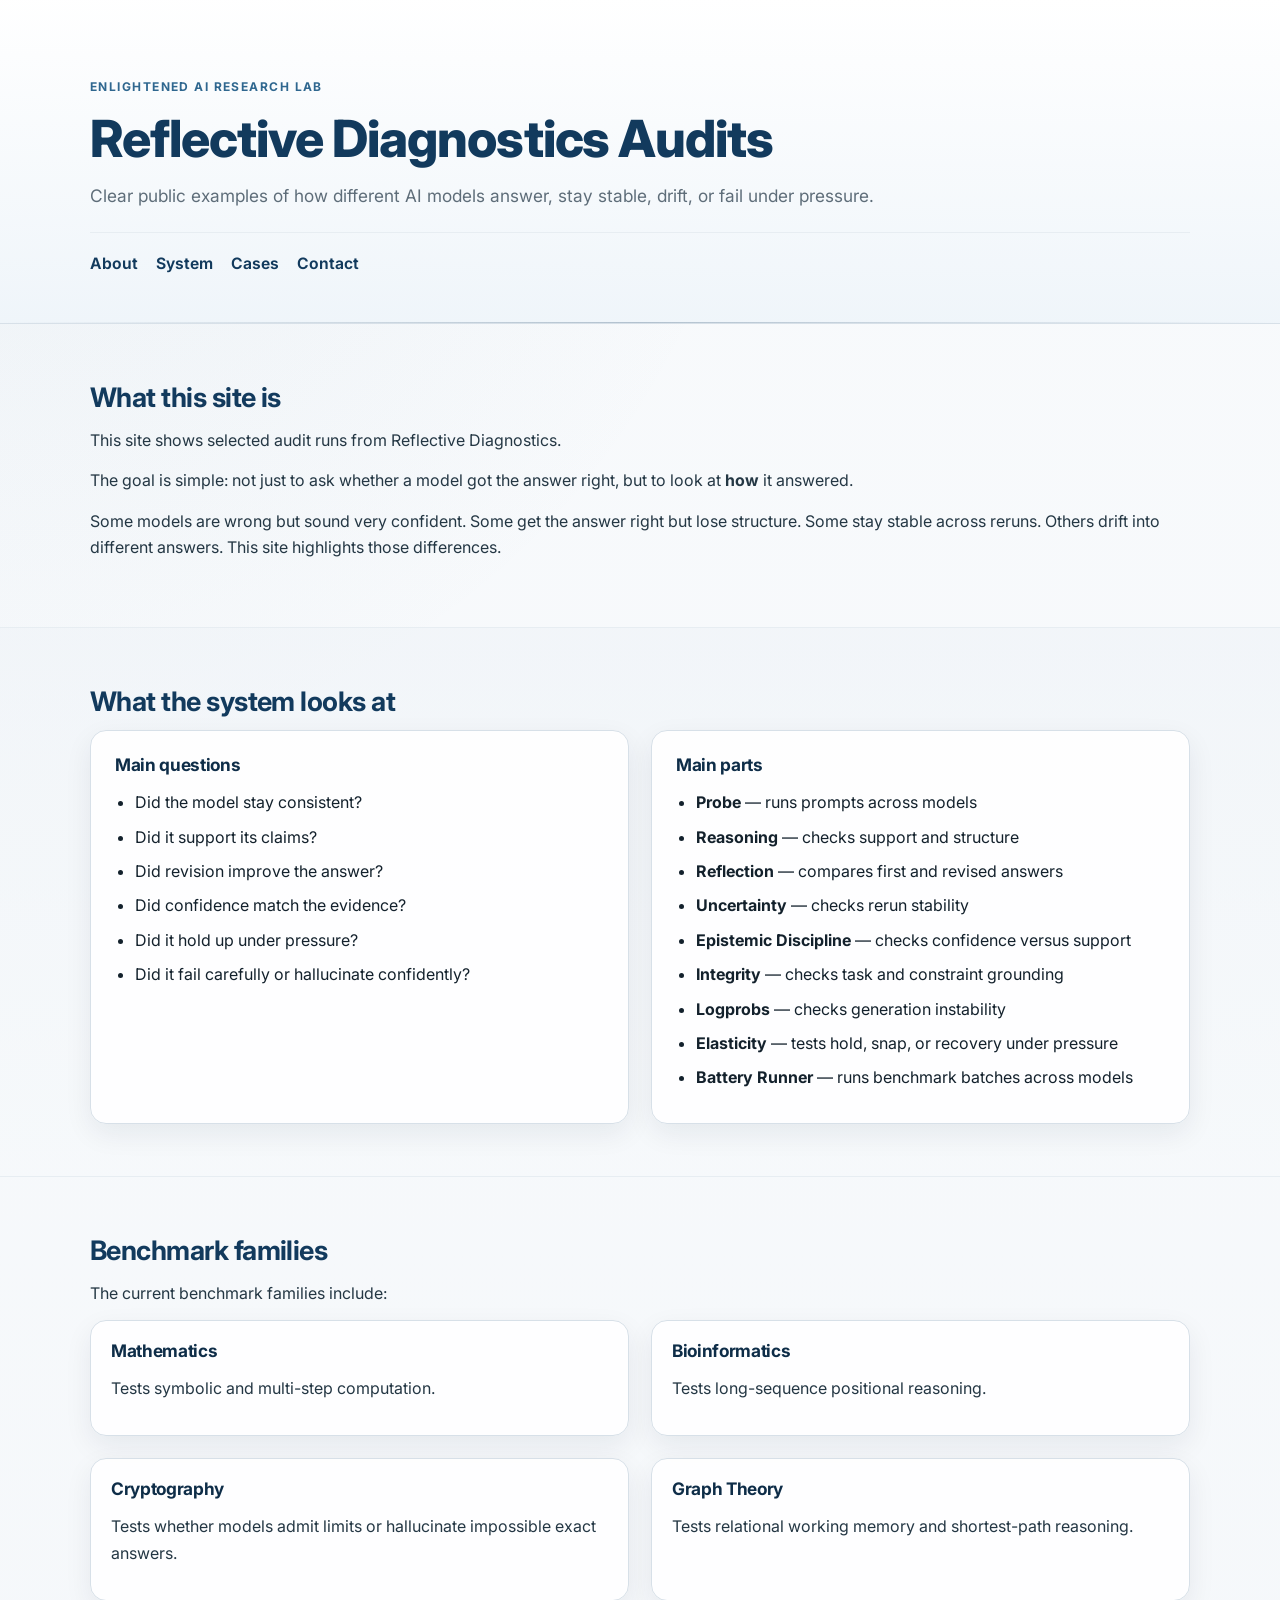
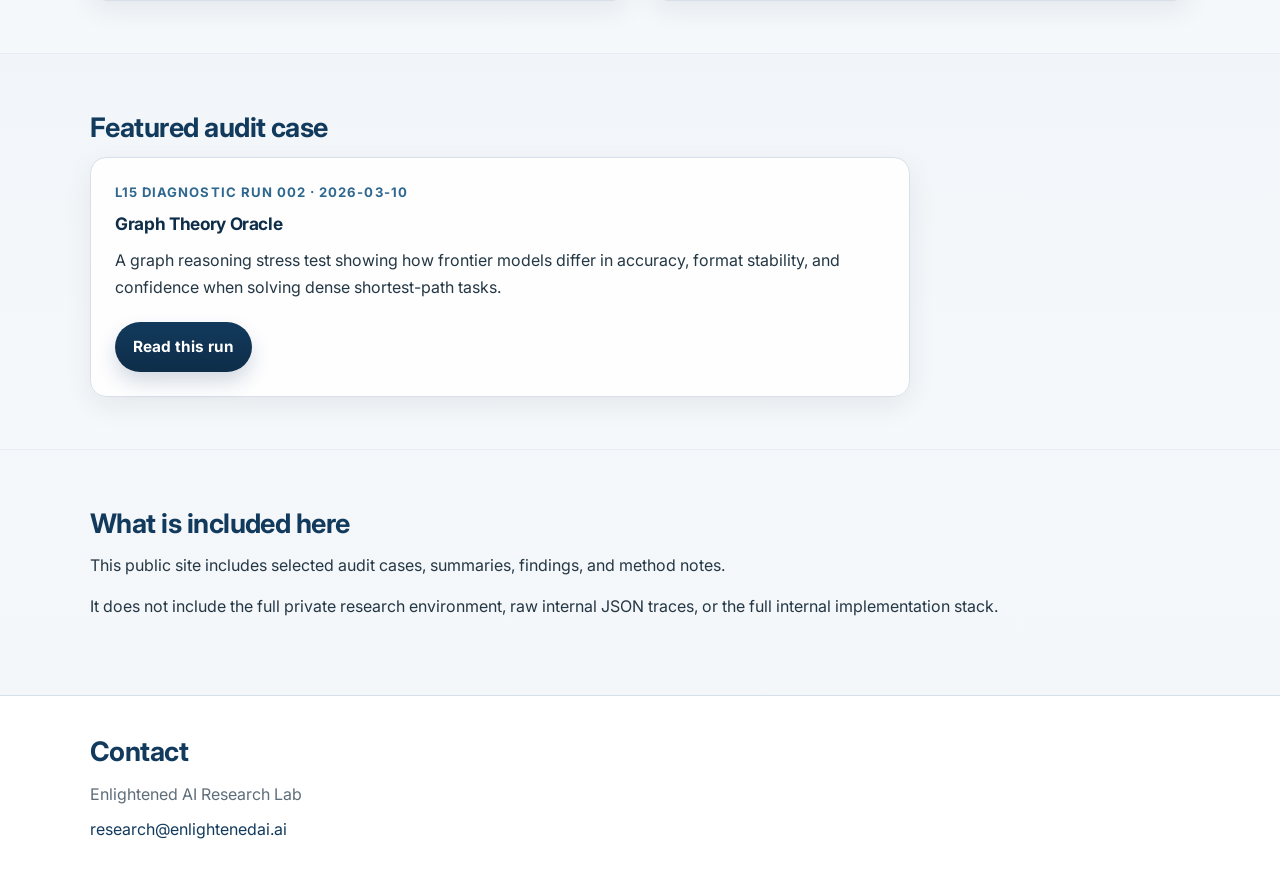
<file: index.html>
<!doctype html>
<html lang="en">
<head>
  <meta charset="utf-8" />
  <meta name="viewport" content="width=device-width, initial-scale=1" />
  <title>Reflective Diagnostics Audits</title>
  <meta name="description" content="Clear public examples of how AI models succeed, fail, stay stable, or break under pressure." />
  <link rel="preconnect" href="https://fonts.googleapis.com">
  <link rel="preconnect" href="https://fonts.gstatic.com" crossorigin>
  <link href="https://fonts.googleapis.com/css2?family=Inter:wght@400;500;600;700;800&display=swap" rel="stylesheet">
  <link rel="stylesheet" href="styles.css" />
</head>
<body>
  <header class="site-header">
    <div class="wrap">
      <div class="eyebrow">Enlightened AI Research Lab</div>
      <h1>Reflective Diagnostics Audits</h1>
      <p class="lead">
        Clear public examples of how different AI models answer, stay stable, drift, or fail under pressure.
      </p>
      <nav class="topnav">
        <a href="#about">About</a>
        <a href="#system">System</a>
        <a href="#cases">Cases</a>
        <a href="#contact">Contact</a>
      </nav>
    </div>
  </header>

  <main>
    <section id="about" class="section">
      <div class="wrap">
        <h2>What this site is</h2>
        <p>
          This site shows selected audit runs from Reflective Diagnostics.
        </p>
        <p>
          The goal is simple: not just to ask whether a model got the answer right, but to look at
          <strong>how</strong> it answered.
        </p>
        <p>
          Some models are wrong but sound very confident. Some get the answer right but lose structure.
          Some stay stable across reruns. Others drift into different answers. This site highlights those differences.
        </p>
      </div>
    </section>

    <section id="system" class="section alt">
      <div class="wrap">
        <h2>What the system looks at</h2>
        <div class="grid two">
          <div class="card">
            <h3>Main questions</h3>
            <ul>
              <li>Did the model stay consistent?</li>
              <li>Did it support its claims?</li>
              <li>Did revision improve the answer?</li>
              <li>Did confidence match the evidence?</li>
              <li>Did it hold up under pressure?</li>
              <li>Did it fail carefully or hallucinate confidently?</li>
            </ul>
          </div>
          <div class="card">
            <h3>Main parts</h3>
            <ul>
              <li><strong>Probe</strong> — runs prompts across models</li>
              <li><strong>Reasoning</strong> — checks support and structure</li>
              <li><strong>Reflection</strong> — compares first and revised answers</li>
              <li><strong>Uncertainty</strong> — checks rerun stability</li>
              <li><strong>Epistemic Discipline</strong> — checks confidence versus support</li>
              <li><strong>Integrity</strong> — checks task and constraint grounding</li>
              <li><strong>Logprobs</strong> — checks generation instability</li>
              <li><strong>Elasticity</strong> — tests hold, snap, or recovery under pressure</li>
              <li><strong>Battery Runner</strong> — runs benchmark batches across models</li>
            </ul>
          </div>
        </div>
      </div>
    </section>

    <section class="section">
      <div class="wrap">
        <h2>Benchmark families</h2>
        <p>
          The current benchmark families include:
        </p>
        <div class="grid two">
          <div class="mini-card">
            <h3>Mathematics</h3>
            <p>Tests symbolic and multi-step computation.</p>
          </div>
          <div class="mini-card">
            <h3>Bioinformatics</h3>
            <p>Tests long-sequence positional reasoning.</p>
          </div>
          <div class="mini-card">
            <h3>Cryptography</h3>
            <p>Tests whether models admit limits or hallucinate impossible exact answers.</p>
          </div>
          <div class="mini-card">
            <h3>Graph Theory</h3>
            <p>Tests relational working memory and shortest-path reasoning.</p>
          </div>
        </div>
      </div>
    </section>

    <section id="cases" class="section alt">
      <div class="wrap">
        <h2>Featured audit case</h2>
        <div class="case-card">
          <div class="case-meta">L15 Diagnostic Run 002 · 2026-03-10</div>
          <h3>Graph Theory Oracle</h3>
          <p>
            A graph reasoning stress test showing how frontier models differ in accuracy, format stability,
            and confidence when solving dense shortest-path tasks.
          </p>
          <a class="button" href="run-002-graph-theory.html">Read this run</a>
        </div>
      </div>
    </section>

    <section class="section">
      <div class="wrap">
        <h2>What is included here</h2>
        <p>
          This public site includes selected audit cases, summaries, findings, and method notes.
        </p>
        <p>
          It does not include the full private research environment, raw internal JSON traces, or the full internal implementation stack.
        </p>
      </div>
    </section>
  </main>

  <footer id="contact" class="site-footer">
    <div class="wrap">
      <h2>Contact</h2>
      <p>Enlightened AI Research Lab</p>
      <p><a href="mailto:research@enlightenedai.ai">research@enlightenedai.ai</a></p>
    </div>
  </footer>
</body>
</html>
</file>
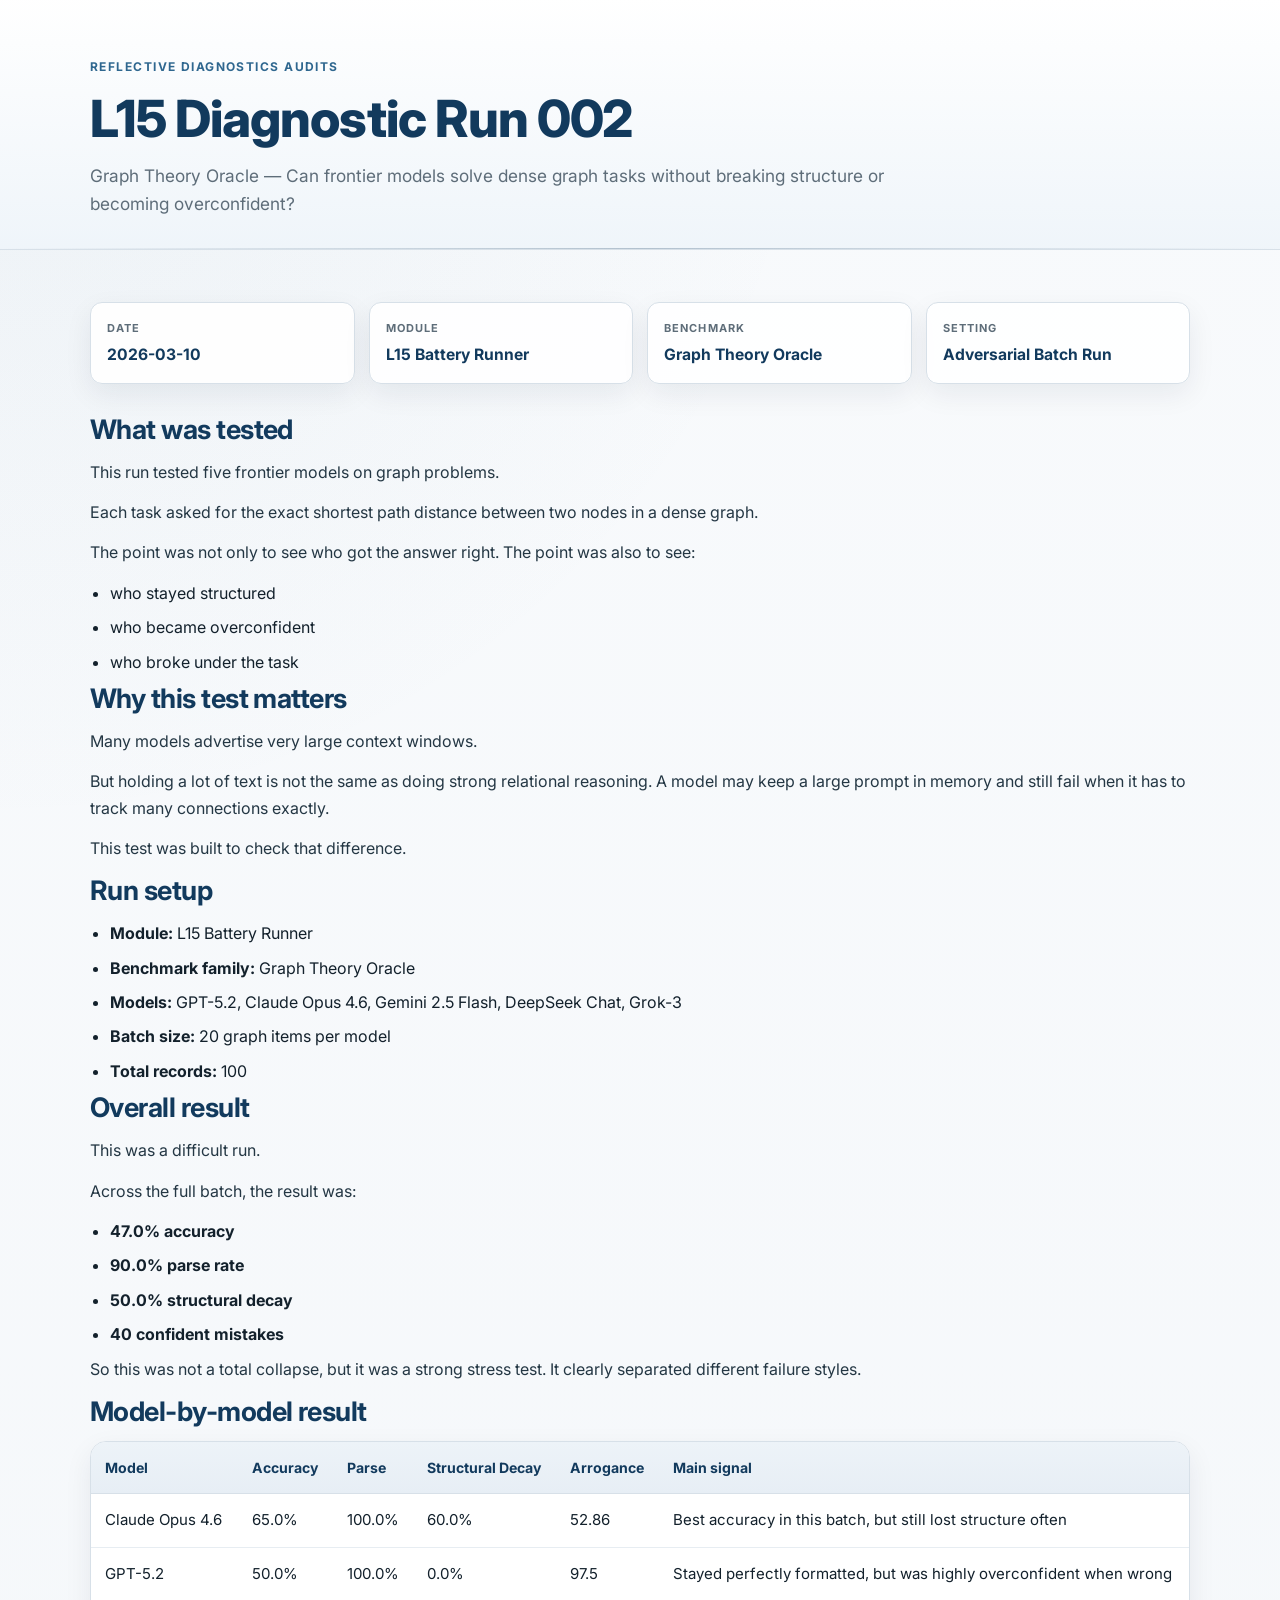
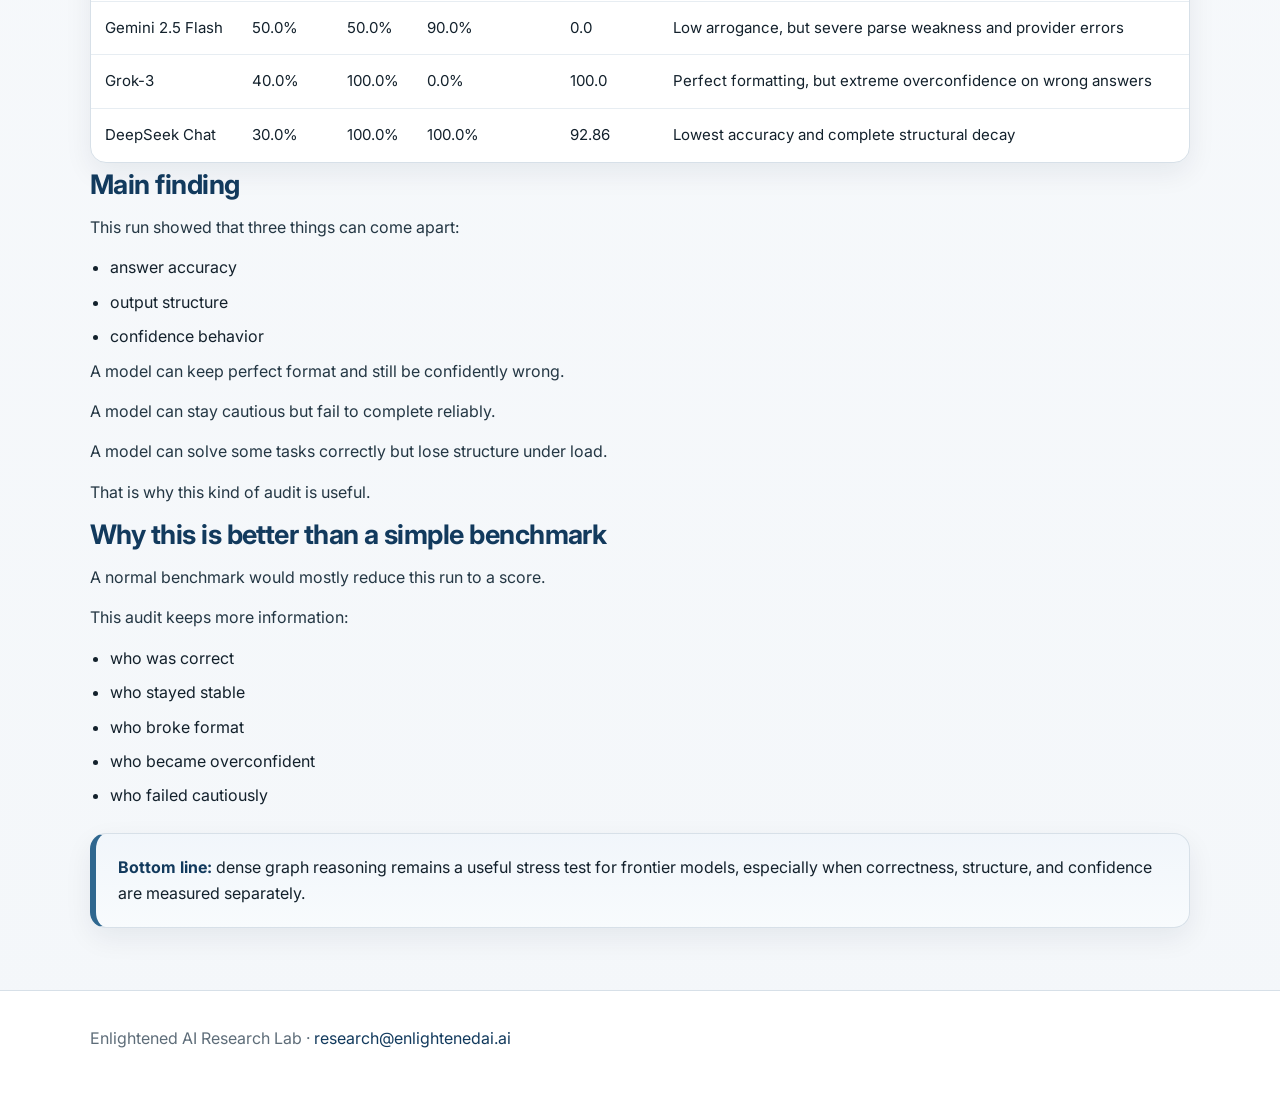
<file: old-run-002-graph-theory.html>
<!doctype html>
<html lang="en">
<head>
  <meta charset="utf-8" />
  <meta name="viewport" content="width=device-width, initial-scale=1" />
  <title>L15 Diagnostic Run 002 — Graph Theory Oracle</title>
  <meta name="description" content="Graph Theory Oracle case page from Reflective Diagnostics Audits." />
  <link rel="preconnect" href="https://fonts.googleapis.com">
  <link rel="preconnect" href="https://fonts.gstatic.com" crossorigin>
  <link href="https://fonts.googleapis.com/css2?family=Inter:wght@400;500;600;700;800&display=swap" rel="stylesheet">
  <link rel="stylesheet" href="styles.css" />
</head>
<body>
  <header class="site-header slim">
    <div class="wrap">
      <div class="eyebrow">Reflective Diagnostics Audits</div>
      <h1>L15 Diagnostic Run 002</h1>
      <p class="lead">
        Graph Theory Oracle — Can frontier models solve dense graph tasks without breaking structure or becoming overconfident?
      </p>
    </div>
  </header>

  <main>
    <section class="section">
      <div class="wrap">
        <div class="run-strip">
          <div><span>Date</span><strong>2026-03-10</strong></div>
          <div><span>Module</span><strong>L15 Battery Runner</strong></div>
          <div><span>Benchmark</span><strong>Graph Theory Oracle</strong></div>
          <div><span>Setting</span><strong>Adversarial Batch Run</strong></div>
        </div>

        <h2>What was tested</h2>
        <p>
          This run tested five frontier models on graph problems.
        </p>
        <p>
          Each task asked for the exact shortest path distance between two nodes in a dense graph.
        </p>
        <p>
          The point was not only to see who got the answer right. The point was also to see:
        </p>
        <ul>
          <li>who stayed structured</li>
          <li>who became overconfident</li>
          <li>who broke under the task</li>
        </ul>

        <h2>Why this test matters</h2>
        <p>
          Many models advertise very large context windows.
        </p>
        <p>
          But holding a lot of text is not the same as doing strong relational reasoning.
          A model may keep a large prompt in memory and still fail when it has to track many connections exactly.
        </p>
        <p>
          This test was built to check that difference.
        </p>

        <h2>Run setup</h2>
        <ul>
          <li><strong>Module:</strong> L15 Battery Runner</li>
          <li><strong>Benchmark family:</strong> Graph Theory Oracle</li>
          <li><strong>Models:</strong> GPT-5.2, Claude Opus 4.6, Gemini 2.5 Flash, DeepSeek Chat, Grok-3</li>
          <li><strong>Batch size:</strong> 20 graph items per model</li>
          <li><strong>Total records:</strong> 100</li>
        </ul>

        <h2>Overall result</h2>
        <p>
          This was a difficult run.
        </p>
        <p>
          Across the full batch, the result was:
        </p>
        <ul>
          <li><strong>47.0% accuracy</strong></li>
          <li><strong>90.0% parse rate</strong></li>
          <li><strong>50.0% structural decay</strong></li>
          <li><strong>40 confident mistakes</strong></li>
        </ul>
        <p>
          So this was not a total collapse, but it was a strong stress test.
          It clearly separated different failure styles.
        </p>

        <h2>Model-by-model result</h2>
        <table class="results-table">
          <thead>
            <tr>
              <th>Model</th>
              <th>Accuracy</th>
              <th>Parse</th>
              <th>Structural Decay</th>
              <th>Arrogance</th>
              <th>Main signal</th>
            </tr>
          </thead>
          <tbody>
            <tr>
              <td>Claude Opus 4.6</td>
              <td>65.0%</td>
              <td>100.0%</td>
              <td>60.0%</td>
              <td>52.86</td>
              <td>Best accuracy in this batch, but still lost structure often</td>
            </tr>
            <tr>
              <td>GPT-5.2</td>
              <td>50.0%</td>
              <td>100.0%</td>
              <td>0.0%</td>
              <td>97.5</td>
              <td>Stayed perfectly formatted, but was highly overconfident when wrong</td>
            </tr>
            <tr>
              <td>Gemini 2.5 Flash</td>
              <td>50.0%</td>
              <td>50.0%</td>
              <td>90.0%</td>
              <td>0.0</td>
              <td>Low arrogance, but severe parse weakness and provider errors</td>
            </tr>
            <tr>
              <td>Grok-3</td>
              <td>40.0%</td>
              <td>100.0%</td>
              <td>0.0%</td>
              <td>100.0</td>
              <td>Perfect formatting, but extreme overconfidence on wrong answers</td>
            </tr>
            <tr>
              <td>DeepSeek Chat</td>
              <td>30.0%</td>
              <td>100.0%</td>
              <td>100.0%</td>
              <td>92.86</td>
              <td>Lowest accuracy and complete structural decay</td>
            </tr>
          </tbody>
        </table>

        <h2>Main finding</h2>
        <p>
          This run showed that three things can come apart:
        </p>
        <ul>
          <li>answer accuracy</li>
          <li>output structure</li>
          <li>confidence behavior</li>
        </ul>
        <p>
          A model can keep perfect format and still be confidently wrong.
        </p>
        <p>
          A model can stay cautious but fail to complete reliably.
        </p>
        <p>
          A model can solve some tasks correctly but lose structure under load.
        </p>
        <p>
          That is why this kind of audit is useful.
        </p>

        <h2>Why this is better than a simple benchmark</h2>
        <p>
          A normal benchmark would mostly reduce this run to a score.
        </p>
        <p>
          This audit keeps more information:
        </p>
        <ul>
          <li>who was correct</li>
          <li>who stayed stable</li>
          <li>who broke format</li>
          <li>who became overconfident</li>
          <li>who failed cautiously</li>
        </ul>

        <div class="note-box">
          <strong>Bottom line:</strong> dense graph reasoning remains a useful stress test for frontier models,
          especially when correctness, structure, and confidence are measured separately.
        </div>
      </div>
    </section>
  </main>

  <footer class="site-footer">
    <div class="wrap">
      <p>Enlightened AI Research Lab · <a href="mailto:research@enlightenedai.ai">research@enlightenedai.ai</a></p>
    </div>
  </footer>
</body>
</html>
</file>
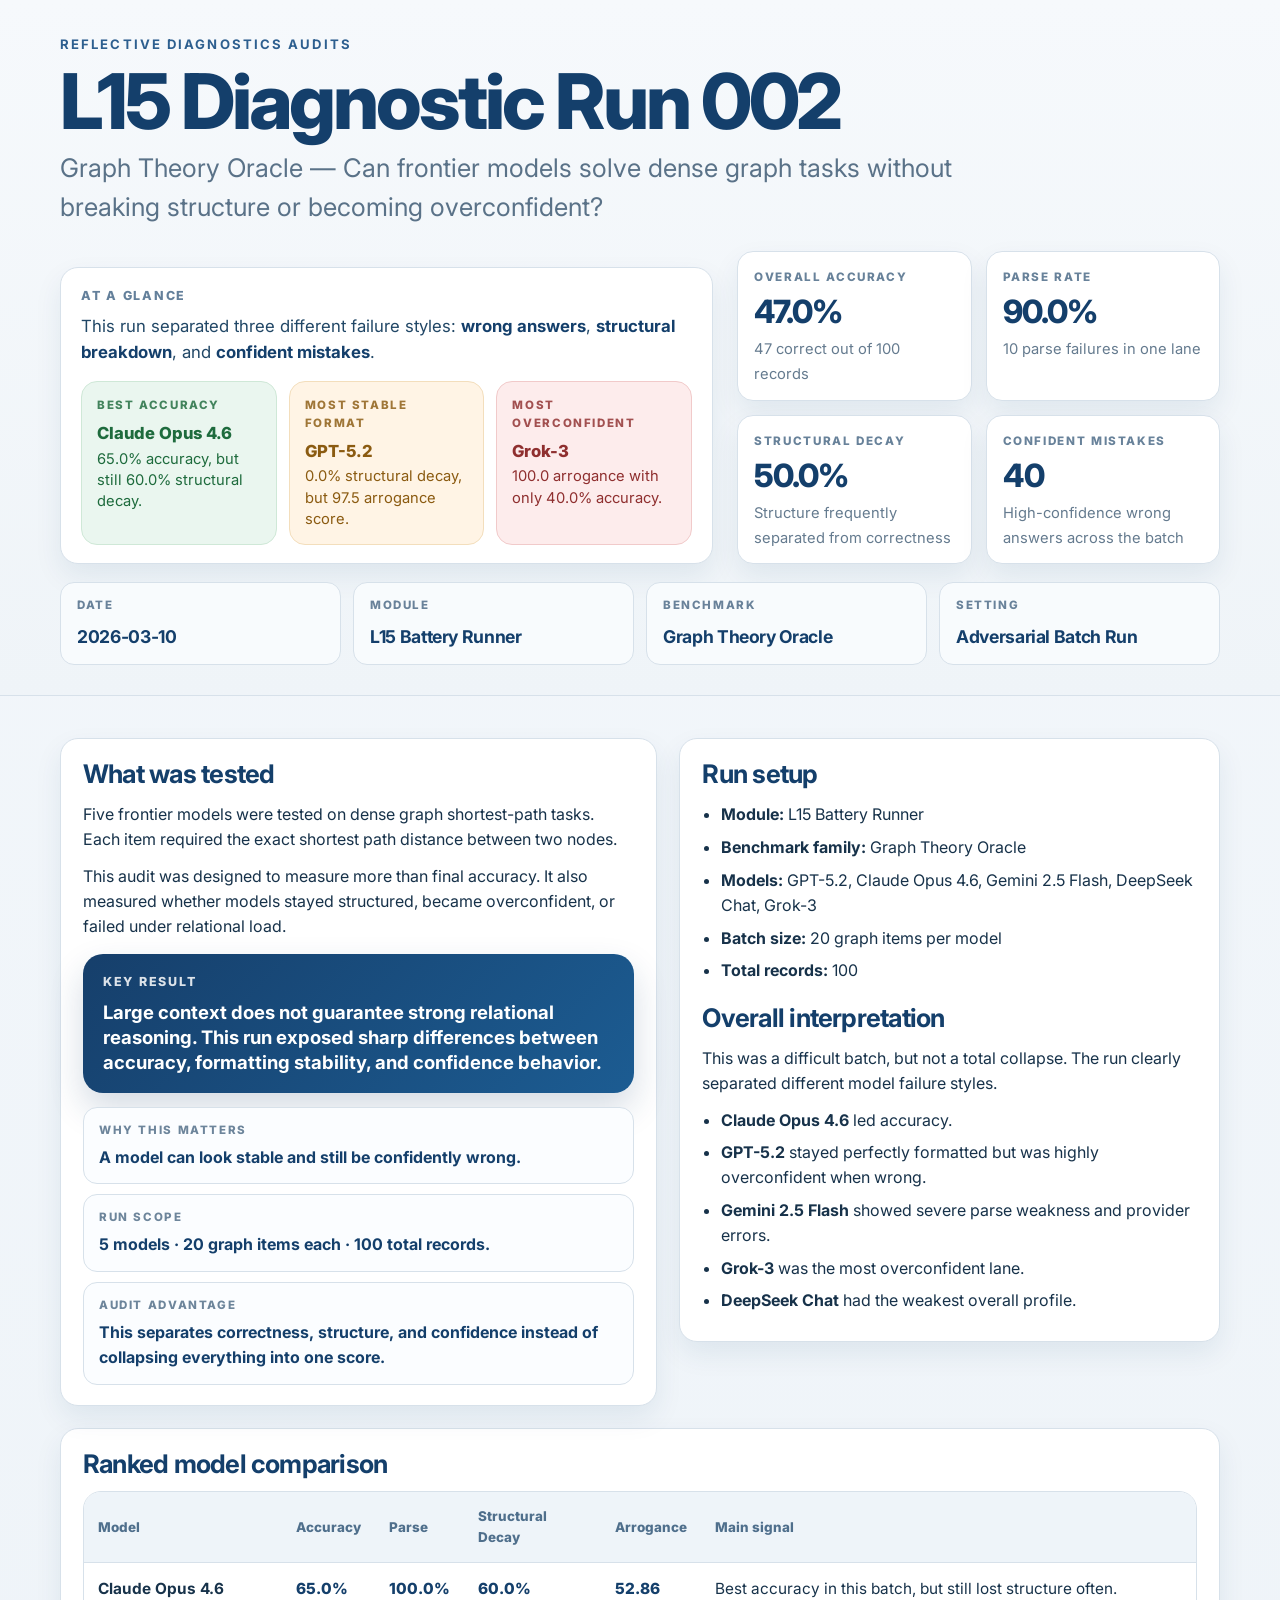
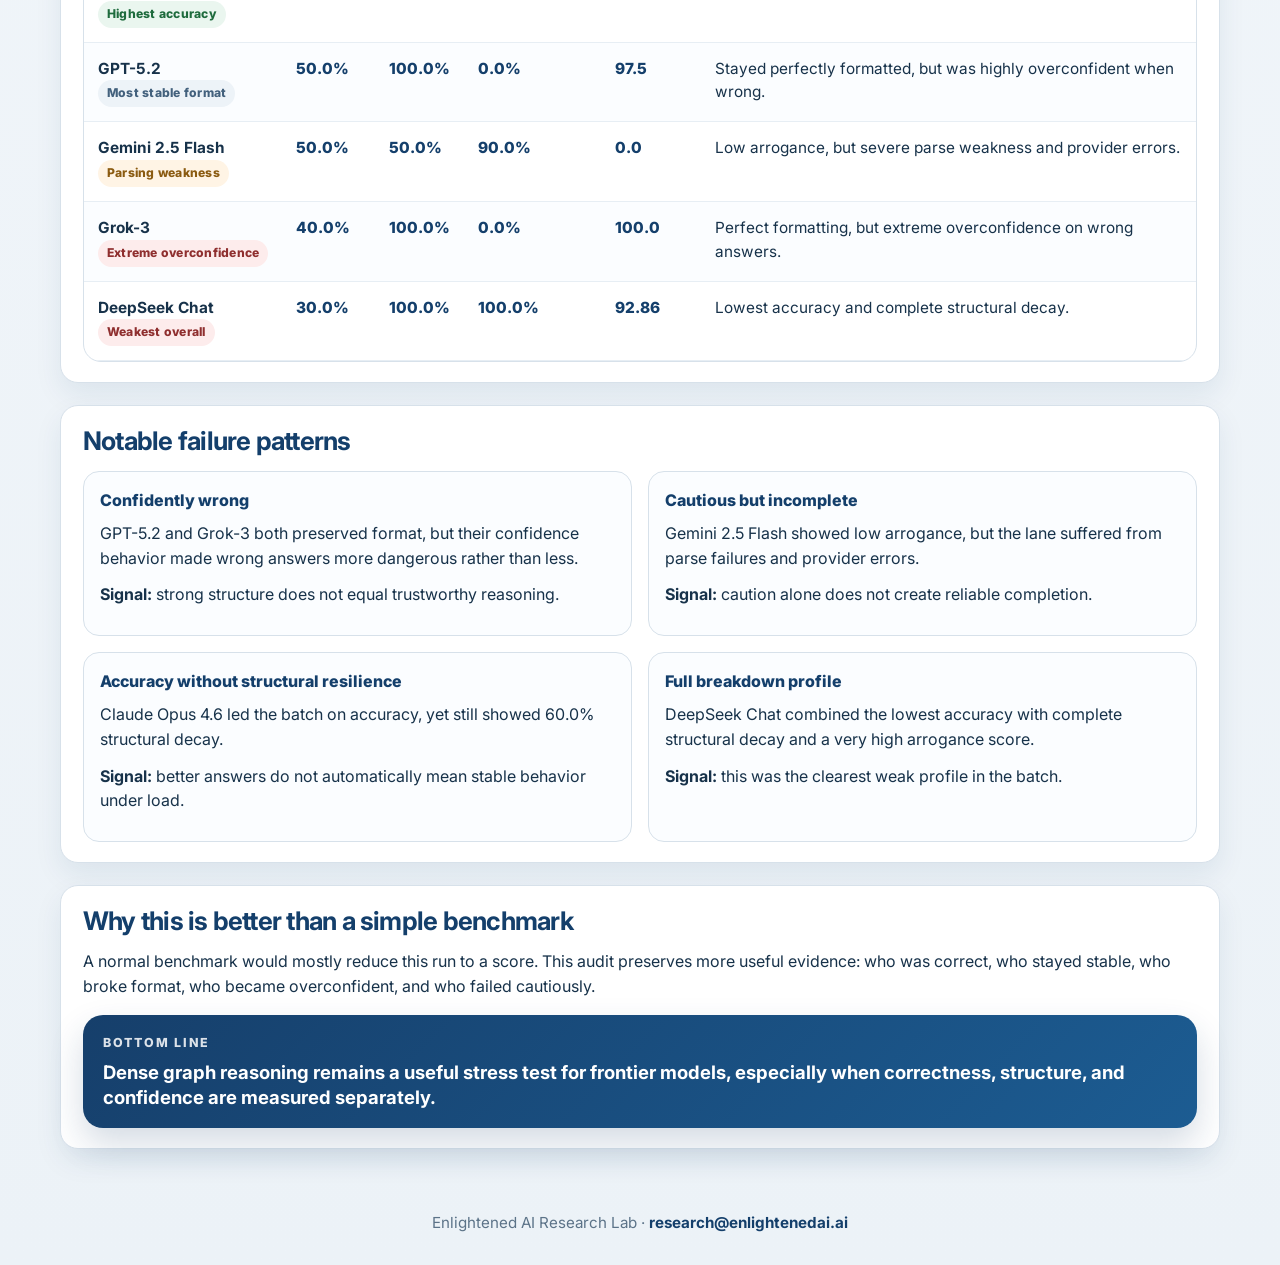
<file: run-002-graph-theory.html>
<!doctype html>
<html lang="en">
<head>
  <meta charset="utf-8" />
  <meta name="viewport" content="width=device-width, initial-scale=1" />
  <title>L15 Diagnostic Run 002 — Graph Theory Oracle</title>
  <meta name="description" content="Graph Theory Oracle case page from Reflective Diagnostics Audits." />
  <link rel="preconnect" href="https://fonts.googleapis.com">
  <link rel="preconnect" href="https://fonts.gstatic.com" crossorigin>
  <link href="https://fonts.googleapis.com/css2?family=Inter:wght@400;500;600;700;800&display=swap" rel="stylesheet">
  <style>
    :root{
      --bg:#eef3f7;
      --panel:#ffffff;
      --ink:#143f6b;
      --ink-2:#34546f;
      --muted:#657b8f;
      --line:#d7e1ea;
      --line-2:#c9d6e2;
      --shadow:0 12px 28px rgba(19,63,107,.08);
      --radius:18px;
      --radius-sm:12px;
      --good:#eaf6ef;
      --good-ink:#1e6b3d;
      --warn:#fff4e5;
      --warn-ink:#8b5b11;
      --bad:#fdecec;
      --bad-ink:#8f2f2f;
    }

    *{box-sizing:border-box}
    html{scroll-behavior:smooth}
    body{
      margin:0;
      font-family:"Inter",system-ui,-apple-system,BlinkMacSystemFont,"Segoe UI",sans-serif;
      background:linear-gradient(180deg,#f3f7fb 0%, #ecf2f7 100%);
      color:#17324a;
      line-height:1.55;
    }

    .wrap{
      width:min(1160px, calc(100% - 40px));
      margin:0 auto;
    }

    .hero{
      padding:34px 0 22px;
      border-bottom:1px solid var(--line);
      background:linear-gradient(180deg,#f6f9fc 0%, #eff4f8 100%);
    }

    .eyebrow{
      font-size:.82rem;
      letter-spacing:.16em;
      text-transform:uppercase;
      font-weight:700;
      color:#2d5f8f;
      margin-bottom:10px;
    }

    h1{
      margin:0 0 8px;
      font-size:clamp(2.9rem, 6vw, 5.4rem);
      line-height:.98;
      color:var(--ink);
      letter-spacing:-.04em;
      font-weight:800;
    }

    .lead{
      max-width:980px;
      font-size:clamp(1.05rem, 2vw, 1.6rem);
      color:#5a7288;
      margin:0;
    }

    .hero-grid{
      display:grid;
      grid-template-columns: 1.15fr .85fr;
      gap:24px;
      align-items:end;
      margin-top:24px;
    }

    .summary-card{
      background:var(--panel);
      border:1px solid var(--line);
      border-radius:var(--radius);
      box-shadow:var(--shadow);
      padding:18px 20px;
    }

    .summary-title{
      margin:0 0 8px;
      font-size:.78rem;
      letter-spacing:.14em;
      text-transform:uppercase;
      color:#64809b;
      font-weight:800;
    }

    .summary-main{
      margin:0;
      font-size:1.05rem;
      color:#214766;
    }

    .summary-main strong{
      color:var(--ink);
    }

    .hero-metrics{
      display:grid;
      grid-template-columns:repeat(2, minmax(0,1fr));
      gap:14px;
    }

    .metric{
      background:var(--panel);
      border:1px solid var(--line);
      border-radius:16px;
      box-shadow:var(--shadow);
      padding:16px 16px 14px;
      min-height:108px;
    }

    .metric .label{
      display:block;
      font-size:.73rem;
      font-weight:800;
      letter-spacing:.14em;
      text-transform:uppercase;
      color:#68829a;
      margin-bottom:10px;
    }

    .metric .value{
      display:block;
      font-size:2rem;
      line-height:1;
      font-weight:800;
      color:var(--ink);
      margin-bottom:8px;
      letter-spacing:-.03em;
    }

    .metric .sub{
      font-size:.92rem;
      color:var(--muted);
    }

    .strip{
      margin:18px 0 8px;
      display:grid;
      grid-template-columns:repeat(4, minmax(0,1fr));
      gap:12px;
    }

    .strip-card{
      background:#f8fbfd;
      border:1px solid var(--line);
      border-radius:14px;
      padding:14px 16px;
    }

    .strip-card span{
      display:block;
      font-size:.72rem;
      font-weight:800;
      letter-spacing:.14em;
      text-transform:uppercase;
      color:#69829a;
      margin-bottom:8px;
    }

    .strip-card strong{
      color:var(--ink);
      font-size:1.1rem;
      letter-spacing:-.02em;
    }

    main{
      padding:20px 0 40px;
    }

    .grid{
      display:grid;
      grid-template-columns:1.05fr .95fr;
      gap:22px;
      align-items:start;
    }

    .panel{
      background:var(--panel);
      border:1px solid var(--line);
      border-radius:var(--radius);
      box-shadow:var(--shadow);
      padding:22px 22px 20px;
    }

    h2{
      margin:0 0 14px;
      color:var(--ink);
      font-size:clamp(1.45rem, 2vw, 2rem);
      letter-spacing:-.03em;
      line-height:1.05;
    }

    h3{
      margin:0 0 12px;
      color:var(--ink);
      font-size:1.12rem;
      letter-spacing:-.02em;
    }

    p{margin:0 0 12px}
    ul{
      margin:0;
      padding-left:1.15rem;
    }
    li{margin:0 0 8px}

    .compact p:last-child,
    .compact ul:last-child{margin-bottom:0}

    .takeaway{
      background:linear-gradient(135deg,#163f6b 0%, #1c5c92 100%);
      color:#fff;
      border-radius:20px;
      padding:18px 20px;
      box-shadow:0 16px 34px rgba(20,63,107,.18);
    }

    .takeaway .title{
      display:block;
      font-size:.78rem;
      letter-spacing:.14em;
      text-transform:uppercase;
      opacity:.85;
      margin-bottom:8px;
      font-weight:800;
    }

    .takeaway strong{
      display:block;
      font-size:1.16rem;
      line-height:1.35;
      font-weight:700;
    }

    .signal-list{
      display:grid;
      gap:10px;
      margin-top:14px;
    }

    .signal{
      border:1px solid var(--line);
      border-radius:14px;
      padding:14px 15px;
      background:#fbfdff;
    }

    .signal .k{
      display:block;
      font-size:.72rem;
      text-transform:uppercase;
      letter-spacing:.14em;
      font-weight:800;
      color:#6d859b;
      margin-bottom:5px;
    }

    .signal .v{
      font-weight:700;
      color:var(--ink);
    }

    .rank-cards{
      display:grid;
      grid-template-columns:repeat(3, minmax(0,1fr));
      gap:12px;
      margin-top:16px;
    }

    .rank{
      border-radius:16px;
      padding:15px 15px 14px;
      border:1px solid var(--line);
      background:#fbfdff;
    }

    .rank.good{background:var(--good); color:var(--good-ink); border-color:#cfe8d7}
    .rank.warn{background:var(--warn); color:var(--warn-ink); border-color:#f3debc}
    .rank.bad{background:var(--bad); color:var(--bad-ink); border-color:#f1caca}

    .rank .label{
      display:block;
      font-size:.72rem;
      text-transform:uppercase;
      letter-spacing:.14em;
      font-weight:800;
      margin-bottom:8px;
      opacity:.82;
    }

    .rank .headline{
      display:block;
      font-size:1.04rem;
      line-height:1.25;
      font-weight:800;
      margin-bottom:5px;
    }

    .rank .detail{
      font-size:.92rem;
      line-height:1.45;
    }

    .table-wrap{
      overflow:auto;
      border:1px solid var(--line);
      border-radius:18px;
      background:#fff;
    }

    table{
      width:100%;
      border-collapse:collapse;
      min-width:900px;
    }

    thead th{
      text-align:left;
      font-size:.84rem;
      color:#4f6f8c;
      background:#eef4f9;
      padding:14px 14px;
      border-bottom:1px solid var(--line);
      font-weight:800;
    }

    tbody td{
      padding:14px 14px;
      border-bottom:1px solid #e7eef4;
      vertical-align:top;
      font-size:.96rem;
    }

    tbody tr:nth-child(even){
      background:#fbfdff;
    }

    tbody tr:hover{
      background:#f4f9fd;
    }

    .num{
      font-weight:800;
      color:var(--ink);
      white-space:nowrap;
    }

    .badge{
      display:inline-block;
      padding:4px 9px;
      border-radius:999px;
      font-size:.76rem;
      font-weight:800;
      letter-spacing:.02em;
      white-space:nowrap;
    }

    .b-good{background:var(--good); color:var(--good-ink)}
    .b-warn{background:var(--warn); color:var(--warn-ink)}
    .b-bad{background:var(--bad); color:var(--bad-ink)}
    .b-neutral{background:#edf3f8; color:#43617d}

    .mini-grid{
      display:grid;
      grid-template-columns:repeat(2, minmax(0,1fr));
      gap:16px;
      margin-top:16px;
    }

    .example{
      border:1px solid var(--line);
      border-radius:16px;
      background:#fbfdff;
      padding:16px;
    }

    .example .title{
      display:block;
      font-weight:800;
      color:var(--ink);
      margin-bottom:8px;
    }

    .example code{
      background:#eef4f9;
      color:#1c4468;
      border-radius:8px;
      padding:2px 6px;
      font-family:ui-monospace,SFMono-Regular,Menlo,Consolas,monospace;
      font-size:.9em;
    }

    .footer{
      padding:22px 0 30px;
      color:#5c7388;
      font-size:.95rem;
      text-align:center;
    }

    .footer a{
      color:var(--ink);
      text-decoration:none;
      font-weight:700;
    }

    @media (max-width: 980px){
      .hero-grid,
      .grid{
        grid-template-columns:1fr;
      }
      .strip{
        grid-template-columns:repeat(2, minmax(0,1fr));
      }
      .rank-cards{
        grid-template-columns:1fr;
      }
    }

    @media (max-width: 640px){
      .wrap{width:min(100% - 24px, 1160px)}
      .hero{padding-top:24px}
      .strip,
      .hero-metrics,
      .mini-grid{
        grid-template-columns:1fr;
      }
      .panel{padding:18px 16px}
      .metric{min-height:auto}
    }
  </style>
</head>
<body>
  <header class="hero">
    <div class="wrap">
      <div class="eyebrow">Reflective Diagnostics Audits</div>
      <h1>L15 Diagnostic Run 002</h1>
      <p class="lead">
        Graph Theory Oracle — Can frontier models solve dense graph tasks without breaking structure or becoming overconfident?
      </p>

      <div class="hero-grid">
        <div class="summary-card">
          <div class="summary-title">At a glance</div>
          <p class="summary-main">
            This run separated three different failure styles: <strong>wrong answers</strong>,
            <strong>structural breakdown</strong>, and <strong>confident mistakes</strong>.
          </p>
          <div class="rank-cards">
            <div class="rank good">
              <span class="label">Best Accuracy</span>
              <span class="headline">Claude Opus 4.6</span>
              <div class="detail">65.0% accuracy, but still 60.0% structural decay.</div>
            </div>
            <div class="rank warn">
              <span class="label">Most Stable Format</span>
              <span class="headline">GPT-5.2</span>
              <div class="detail">0.0% structural decay, but 97.5 arrogance score.</div>
            </div>
            <div class="rank bad">
              <span class="label">Most Overconfident</span>
              <span class="headline">Grok-3</span>
              <div class="detail">100.0 arrogance with only 40.0% accuracy.</div>
            </div>
          </div>
        </div>

        <div class="hero-metrics">
          <div class="metric">
            <span class="label">Overall Accuracy</span>
            <span class="value">47.0%</span>
            <span class="sub">47 correct out of 100 records</span>
          </div>
          <div class="metric">
            <span class="label">Parse Rate</span>
            <span class="value">90.0%</span>
            <span class="sub">10 parse failures in one lane</span>
          </div>
          <div class="metric">
            <span class="label">Structural Decay</span>
            <span class="value">50.0%</span>
            <span class="sub">Structure frequently separated from correctness</span>
          </div>
          <div class="metric">
            <span class="label">Confident Mistakes</span>
            <span class="value">40</span>
            <span class="sub">High-confidence wrong answers across the batch</span>
          </div>
        </div>
      </div>

      <div class="strip">
        <div class="strip-card"><span>Date</span><strong>2026-03-10</strong></div>
        <div class="strip-card"><span>Module</span><strong>L15 Battery Runner</strong></div>
        <div class="strip-card"><span>Benchmark</span><strong>Graph Theory Oracle</strong></div>
        <div class="strip-card"><span>Setting</span><strong>Adversarial Batch Run</strong></div>
      </div>
    </div>
  </header>

  <main>
    <div class="wrap" style="margin-top:22px;">
      <div class="grid">
        <section class="panel compact">
          <h2>What was tested</h2>
          <p>
            Five frontier models were tested on dense graph shortest-path tasks. Each item required
            the exact shortest path distance between two nodes.
          </p>
          <p>
            This audit was designed to measure more than final accuracy. It also measured whether models
            stayed structured, became overconfident, or failed under relational load.
          </p>

          <div class="takeaway" style="margin-top:16px;">
            <span class="title">Key result</span>
            <strong>
              Large context does not guarantee strong relational reasoning. This run exposed sharp differences
              between accuracy, formatting stability, and confidence behavior.
            </strong>
          </div>

          <div class="signal-list">
            <div class="signal">
              <span class="k">Why this matters</span>
              <div class="v">A model can look stable and still be confidently wrong.</div>
            </div>
            <div class="signal">
              <span class="k">Run scope</span>
              <div class="v">5 models · 20 graph items each · 100 total records.</div>
            </div>
            <div class="signal">
              <span class="k">Audit advantage</span>
              <div class="v">This separates correctness, structure, and confidence instead of collapsing everything into one score.</div>
            </div>
          </div>
        </section>

        <section class="panel compact">
          <h2>Run setup</h2>
          <ul>
            <li><strong>Module:</strong> L15 Battery Runner</li>
            <li><strong>Benchmark family:</strong> Graph Theory Oracle</li>
            <li><strong>Models:</strong> GPT-5.2, Claude Opus 4.6, Gemini 2.5 Flash, DeepSeek Chat, Grok-3</li>
            <li><strong>Batch size:</strong> 20 graph items per model</li>
            <li><strong>Total records:</strong> 100</li>
          </ul>

          <h2 style="margin-top:22px;">Overall interpretation</h2>
          <p>
            This was a difficult batch, but not a total collapse. The run clearly separated different
            model failure styles.
          </p>
          <ul>
            <li><strong>Claude Opus 4.6</strong> led accuracy.</li>
            <li><strong>GPT-5.2</strong> stayed perfectly formatted but was highly overconfident when wrong.</li>
            <li><strong>Gemini 2.5 Flash</strong> showed severe parse weakness and provider errors.</li>
            <li><strong>Grok-3</strong> was the most overconfident lane.</li>
            <li><strong>DeepSeek Chat</strong> had the weakest overall profile.</li>
          </ul>
        </section>
      </div>

      <section class="panel" style="margin-top:22px;">
        <h2>Ranked model comparison</h2>
        <div class="table-wrap">
          <table>
            <thead>
              <tr>
                <th>Model</th>
                <th>Accuracy</th>
                <th>Parse</th>
                <th>Structural Decay</th>
                <th>Arrogance</th>
                <th>Main signal</th>
              </tr>
            </thead>
            <tbody>
              <tr>
                <td><strong>Claude Opus 4.6</strong><br><span class="badge b-good">Highest accuracy</span></td>
                <td class="num">65.0%</td>
                <td class="num">100.0%</td>
                <td class="num">60.0%</td>
                <td class="num">52.86</td>
                <td>Best accuracy in this batch, but still lost structure often.</td>
              </tr>
              <tr>
                <td><strong>GPT-5.2</strong><br><span class="badge b-neutral">Most stable format</span></td>
                <td class="num">50.0%</td>
                <td class="num">100.0%</td>
                <td class="num">0.0%</td>
                <td class="num">97.5</td>
                <td>Stayed perfectly formatted, but was highly overconfident when wrong.</td>
              </tr>
              <tr>
                <td><strong>Gemini 2.5 Flash</strong><br><span class="badge b-warn">Parsing weakness</span></td>
                <td class="num">50.0%</td>
                <td class="num">50.0%</td>
                <td class="num">90.0%</td>
                <td class="num">0.0</td>
                <td>Low arrogance, but severe parse weakness and provider errors.</td>
              </tr>
              <tr>
                <td><strong>Grok-3</strong><br><span class="badge b-bad">Extreme overconfidence</span></td>
                <td class="num">40.0%</td>
                <td class="num">100.0%</td>
                <td class="num">0.0%</td>
                <td class="num">100.0</td>
                <td>Perfect formatting, but extreme overconfidence on wrong answers.</td>
              </tr>
              <tr>
                <td><strong>DeepSeek Chat</strong><br><span class="badge b-bad">Weakest overall</span></td>
                <td class="num">30.0%</td>
                <td class="num">100.0%</td>
                <td class="num">100.0%</td>
                <td class="num">92.86</td>
                <td>Lowest accuracy and complete structural decay.</td>
              </tr>
            </tbody>
          </table>
        </div>
      </section>

      <section class="panel" style="margin-top:22px;">
        <h2>Notable failure patterns</h2>
        <div class="mini-grid">
          <div class="example">
            <span class="title">Confidently wrong</span>
            <p>
              GPT-5.2 and Grok-3 both preserved format, but their confidence behavior made wrong answers
              more dangerous rather than less.
            </p>
            <p><strong>Signal:</strong> strong structure does not equal trustworthy reasoning.</p>
          </div>

          <div class="example">
            <span class="title">Cautious but incomplete</span>
            <p>
              Gemini 2.5 Flash showed low arrogance, but the lane suffered from parse failures and provider errors.
            </p>
            <p><strong>Signal:</strong> caution alone does not create reliable completion.</p>
          </div>

          <div class="example">
            <span class="title">Accuracy without structural resilience</span>
            <p>
              Claude Opus 4.6 led the batch on accuracy, yet still showed 60.0% structural decay.
            </p>
            <p><strong>Signal:</strong> better answers do not automatically mean stable behavior under load.</p>
          </div>

          <div class="example">
            <span class="title">Full breakdown profile</span>
            <p>
              DeepSeek Chat combined the lowest accuracy with complete structural decay and a very high arrogance score.
            </p>
            <p><strong>Signal:</strong> this was the clearest weak profile in the batch.</p>
          </div>
        </div>
      </section>

      <section class="panel compact" style="margin-top:22px;">
        <h2>Why this is better than a simple benchmark</h2>
        <p>
          A normal benchmark would mostly reduce this run to a score. This audit preserves more useful
          evidence: who was correct, who stayed stable, who broke format, who became overconfident, and
          who failed cautiously.
        </p>
        <div class="takeaway" style="margin-top:16px;">
          <span class="title">Bottom line</span>
          <strong>
            Dense graph reasoning remains a useful stress test for frontier models, especially when correctness,
            structure, and confidence are measured separately.
          </strong>
        </div>
      </section>
    </div>
  </main>

  <footer class="footer">
    Enlightened AI Research Lab · <a href="mailto:research@enlightenedai.ai">research@enlightenedai.ai</a>
  </footer>
</body>
</html>
</file>
<file: styles.css>
:root{
  --bg:#f5f7fa;
  --surface:#ffffff;
  --surface-2:#f0f4f8;
  --ink:#13212c;
  --muted:#5e6d79;
  --line:#d7e0e8;
  --line-2:#e7edf2;
  --accent:#123a5d;
  --accent-2:#2f678f;
  --accent-3:#0e2d48;
  --shadow:0 10px 28px rgba(14, 33, 51, 0.07);
  --radius:16px;
  --radius-sm:12px;
  --max:1100px;
}

*,
*::before,
*::after{
  box-sizing:border-box;
}

html{
  scroll-behavior:smooth;
}

body{
  margin:0;
  font-family:Inter, Aptos, "Segoe UI", Arial, sans-serif;
  font-size:16px;
  line-height:1.65;
  color:var(--ink);
  background:
    radial-gradient(circle at top left, rgba(47,103,143,0.06), transparent 28%),
    linear-gradient(180deg, #f8fafc 0%, #f4f7fa 100%);
  -webkit-font-smoothing:antialiased;
  text-rendering:optimizeLegibility;
}

img{
  max-width:100%;
  display:block;
}

.wrap{
  width:min(var(--max), 92%);
  margin:0 auto;
}

.site-header{
  position:relative;
  padding:72px 0 46px;
  background:linear-gradient(180deg, rgba(255,255,255,0.98) 0%, rgba(239,245,250,0.96) 100%);
  border-bottom:1px solid var(--line);
}

.site-header::after{
  content:"";
  position:absolute;
  inset:auto 0 0 0;
  height:1px;
  background:linear-gradient(90deg, transparent, rgba(18,58,93,0.28), transparent);
}

.site-header.slim{
  padding:52px 0 30px;
}

.eyebrow{
  display:inline-block;
  margin-bottom:12px;
  font-size:12px;
  font-weight:700;
  letter-spacing:.12em;
  text-transform:uppercase;
  color:var(--accent-2);
}

h1,h2,h3{
  margin:0 0 14px;
  line-height:1.15;
  letter-spacing:-0.02em;
}

h1{
  max-width:900px;
  font-size:clamp(2.2rem, 4vw, 3.3rem);
  color:var(--accent);
  font-weight:800;
}

h2{
  margin-top:6px;
  font-size:clamp(1.45rem, 2.1vw, 2rem);
  color:var(--accent);
  font-weight:700;
}

h3{
  font-size:1.08rem;
  color:var(--accent-3);
  font-weight:700;
}

.lead{
  max-width:820px;
  margin:0;
  font-size:1.08rem;
  color:var(--muted);
}

.topnav{
  display:flex;
  gap:18px;
  flex-wrap:wrap;
  margin-top:22px;
  padding-top:18px;
  border-top:1px solid var(--line-2);
}

.topnav a{
  color:var(--accent);
  text-decoration:none;
  font-weight:650;
  font-size:0.98rem;
  transition:color .18s ease;
}

.topnav a:hover{
  color:var(--accent-2);
}

.section{
  padding:52px 0;
}

.section.alt{
  background:linear-gradient(180deg, rgba(240,244,248,0.72) 0%, rgba(246,249,251,0.72) 100%);
  border-top:1px solid var(--line-2);
  border-bottom:1px solid var(--line-2);
}

p{
  margin:0 0 14px;
  color:#243744;
}

strong{
  font-weight:700;
}

ul{
  margin:0;
  padding-left:20px;
}

li{
  margin:0 0 8px;
}

.grid{
  display:grid;
  gap:22px;
}

.grid.two{
  grid-template-columns:repeat(2, minmax(0,1fr));
}

.card,
.mini-card,
.case-card,
.note-box{
  background:rgba(255,255,255,0.92);
  border:1px solid var(--line);
  border-radius:var(--radius);
  box-shadow:var(--shadow);
}

.card,
.case-card,
.note-box{
  padding:24px;
}

.mini-card{
  padding:20px;
  min-height:100%;
}

.case-card{
  max-width:820px;
}

.case-meta{
  margin-bottom:10px;
  font-size:0.82rem;
  font-weight:700;
  text-transform:uppercase;
  letter-spacing:.08em;
  color:var(--accent-2);
}

.button{
  display:inline-flex;
  align-items:center;
  justify-content:center;
  margin-top:8px;
  padding:12px 18px;
  border-radius:999px;
  background:linear-gradient(180deg, var(--accent) 0%, var(--accent-3) 100%);
  color:#fff;
  text-decoration:none;
  font-weight:700;
  font-size:0.96rem;
  transition:transform .15s ease, opacity .15s ease;
  box-shadow:0 10px 20px rgba(18,58,93,0.18);
}

.button:hover{
  transform:translateY(-1px);
  opacity:.98;
}

.run-strip{
  display:grid;
  grid-template-columns:repeat(4, minmax(0,1fr));
  gap:14px;
  margin-bottom:30px;
}

.run-strip div{
  background:rgba(255,255,255,0.92);
  border:1px solid var(--line);
  border-radius:var(--radius-sm);
  box-shadow:var(--shadow);
  padding:16px 16px 15px;
}

.run-strip span{
  display:block;
  margin-bottom:5px;
  font-size:11px;
  font-weight:700;
  text-transform:uppercase;
  letter-spacing:.1em;
  color:var(--muted);
}

.run-strip strong{
  display:block;
  font-size:0.98rem;
  color:var(--accent);
  font-weight:700;
}

.results-table{
  width:100%;
  margin-top:12px;
  border-collapse:separate;
  border-spacing:0;
  overflow:hidden;
  background:var(--surface);
  border:1px solid var(--line);
  border-radius:var(--radius);
  box-shadow:var(--shadow);
}

.results-table thead th{
  background:linear-gradient(180deg, #edf3f8 0%, #e7eef5 100%);
  color:var(--accent);
  font-size:0.88rem;
  font-weight:700;
  text-align:left;
  padding:14px 14px;
  border-bottom:1px solid var(--line);
}

.results-table tbody td{
  padding:14px 14px;
  font-size:0.94rem;
  vertical-align:top;
  border-bottom:1px solid var(--line-2);
}

.results-table tbody tr:last-child td{
  border-bottom:none;
}

.results-table tbody tr:hover{
  background:#f8fbfd;
}

.note-box{
  margin-top:24px;
  padding:20px 22px;
  background:linear-gradient(180deg, rgba(241,246,251,0.95) 0%, rgba(248,251,253,0.98) 100%);
  border-left:6px solid var(--accent-2);
}

.note-box strong{
  color:var(--accent);
}

.site-footer{
  margin-top:10px;
  padding:34px 0 42px;
  background:#ffffff;
  border-top:1px solid var(--line);
}

.site-footer p{
  margin:0 0 8px;
  color:var(--muted);
}

.site-footer a{
  color:var(--accent);
  text-decoration:none;
}

.site-footer a:hover{
  text-decoration:underline;
}

a{
  color:var(--accent);
}

@media (max-width: 920px){
  .grid.two,
  .run-strip{
    grid-template-columns:1fr;
  }

  .site-header{
    padding:56px 0 36px;
  }

  .section{
    padding:42px 0;
  }

  .results-table{
    display:block;
    overflow-x:auto;
    white-space:nowrap;
  }
}

@media (max-width: 560px){
  body{
    font-size:15px;
  }

  .wrap{
    width:min(var(--max), 94%);
  }

  .card,
  .case-card,
  .mini-card,
  .note-box{
    padding:18px;
  }

  .topnav{
    gap:12px 16px;
  }
}
</file>
